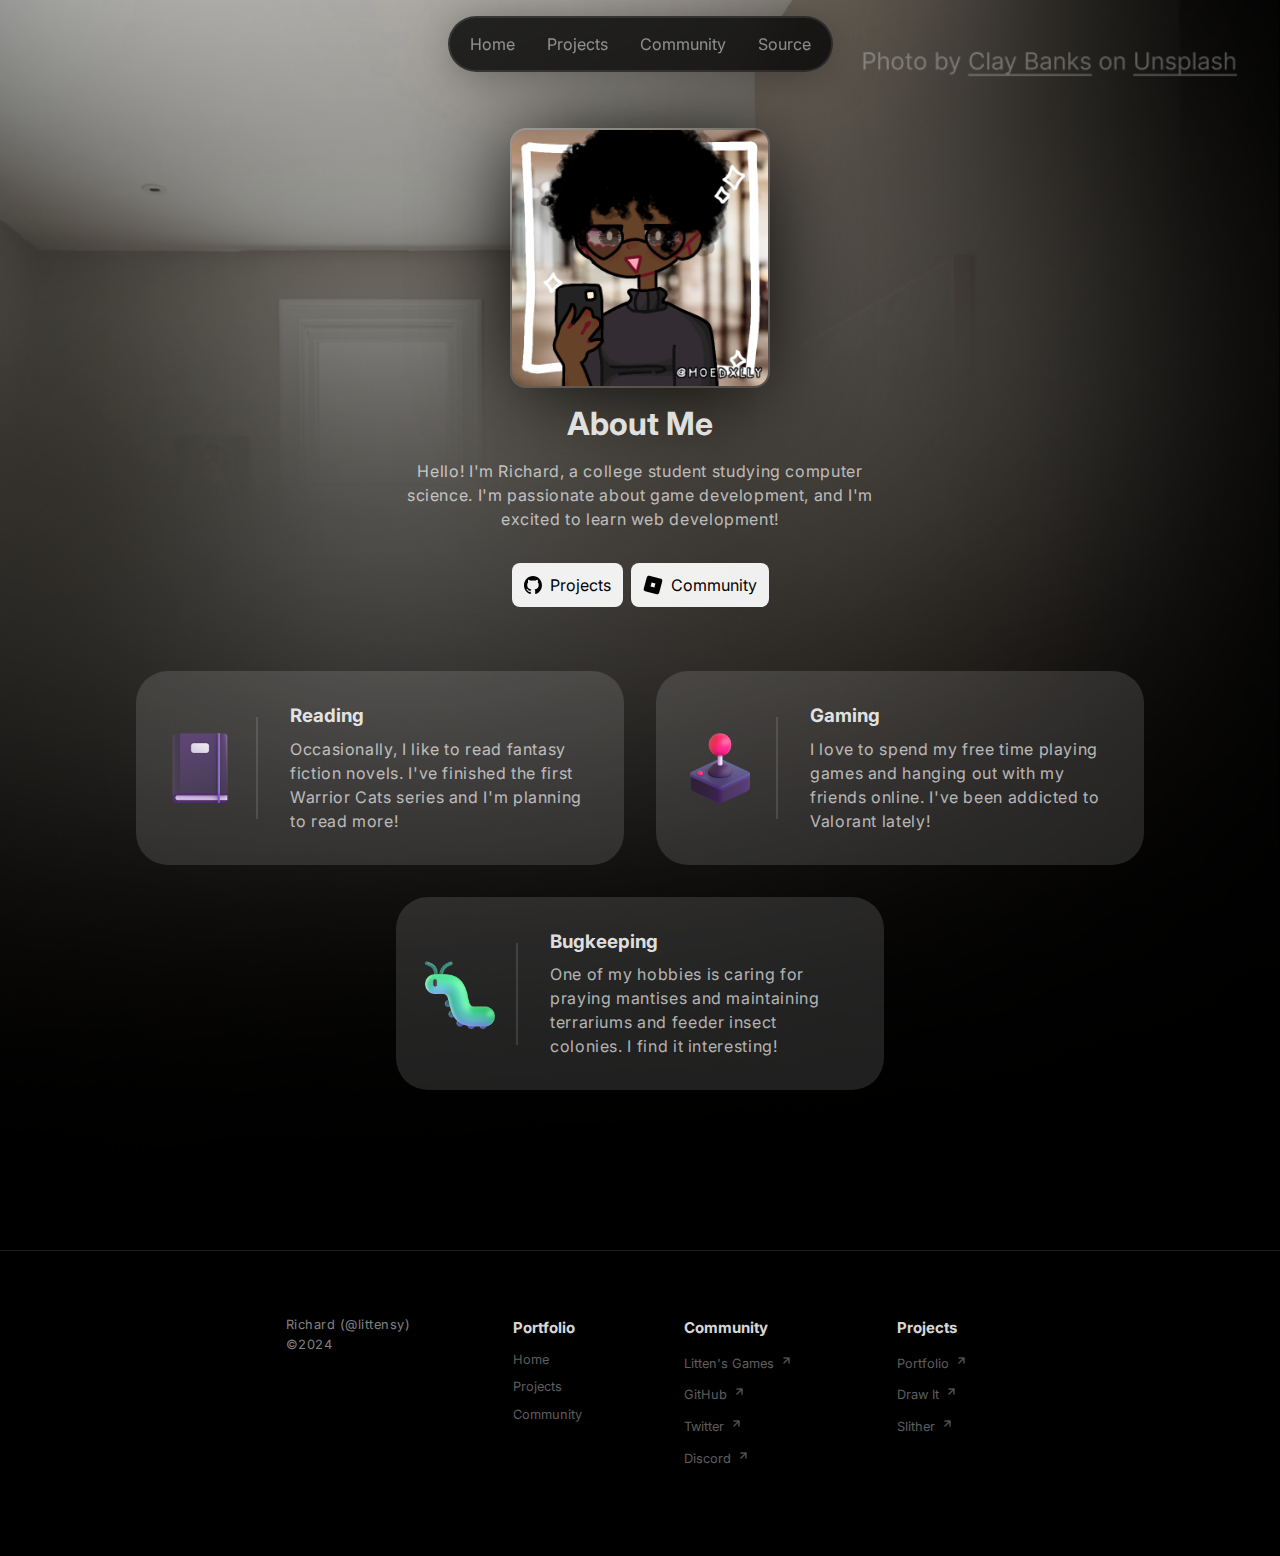
<file: index.html>
<!DOCTYPE html>
<html lang="en">

<head>
	<meta charset="UTF-8">
	<meta name="viewport" content="width=device-width, initial-scale=1.0">
	<title>Portfolio</title>
	<link href="https://fonts.googleapis.com/css?family=Inter" rel="stylesheet">
	<link rel="stylesheet" href="styles.css">
</head>

<body class="backdrop-personal">
	<nav>
		<div class="navbar blur">
			<a href="index.html">Home</a>
			<a href="projects.html">Projects</a>
			<a href="community.html">Community</a>
			<a href="https://github.com/littensy/web-dev-final" target="_blank">Source</a>
		</div>
	</nav>
	<main>
		<div class="about-me">
			<img src="assets/me.png" alt="Me" />
			<h1>About Me</h1>
			<p>
				Hello! I'm Richard, a college student studying computer science. I'm
				passionate about game development, and I'm excited to learn web development!
			</p>
			<div>
				<a class="button-primary" href="projects.html">
					<img src="assets/github-dark.svg" alt="GitHub Logo" />
					Projects
				</a>
				<a class="button-primary" href="community.html">
					<img src="assets/roblox.svg" alt="Roblox Logo" />
					Community
				</a>
			</div>
		</div>
		<div class="about-cards">
			<div class="about-card">
				<img src="assets/book.png" alt="Book" />
				<div class="divider"></div>
				<div class="right">
					<h3>Reading</h3>
					<p>
						Occasionally, I like to read fantasy fiction novels. I've finished the
						first Warrior Cats series and I'm planning to read more!
					</p>
				</div>
			</div>
			<div class="about-card">
				<img src="assets/joystick.png" alt="Joystick" />
				<div class="divider"></div>
				<div class="right">
					<h3>Gaming</h3>
					<p>
						I love to spend my free time playing games and hanging out with my friends
						online. I've been addicted to Valorant lately!
					</p>
				</div>
			</div>
			<div class="about-card">
				<img src="assets/bug.png" alt="Caterpillar" />
				<div class="divider"></div>
				<div class="right">
					<h3>Bugkeeping</h3>
					<p>
						One of my hobbies is caring for praying mantises and maintaining terrariums
						and feeder insect colonies. I find it interesting!
					</p>
				</div>
			</div>
		</div>
	</main>
	<footer>
		<p>Richard (@littensy)<br>©2024</p>
		<li>
			<h3>Portfolio</h3>
			<ul><a href="index.html">Home</a></ul>
			<ul><a href="projects.html">Projects</a></ul>
			<ul><a href="community.html">Community</a></ul>
		</li>
		<li>
			<h3>Community</h3>
			<ul>
				<a href="https://www.roblox.com/groups/4918739" target="_blank">Litten's Games</a>
				<img src="assets/popout.svg" alt="Popout Icon" />
			</ul>
			<ul>
				<a href="https://github.com/littensy" target="_blank">GitHub</a>
				<img src="assets/popout.svg" alt="Popout Icon" />
			</ul>
			<ul>
				<a href="https://twitter.com/littensy" target="_blank">Twitter</a>
				<img src="assets/popout.svg" alt="Popout Icon" />
			</ul>
			<ul>
				<a href="https://discord.gg/tyjBaP44sK" target="_blank">Discord</a>
				<img src="assets/popout.svg" alt="Popout Icon" />
			</ul>
		</li>
		<li>
			<h3>Projects</h3>
			<ul>
				<a href="https://github.com/littensy/web-dev-final" target="_blank">Portfolio</a>
				<img src="assets/popout.svg" alt="Popout Icon" />
			</ul>
			<ul>
				<a href="https://www.roblox.com/games/3173458677" target="_blank">Draw It</a>
				<img src="assets/popout.svg" alt="Popout Icon" />
			</ul>
			<ul>
				<a href="https://www.roblox.com/games/14162747150" target="_blank">Slither</a>
				<img src="assets/popout.svg" alt="Popout Icon" />
			</ul>
		</li>
	</footer>
</body>

</html>
</file>
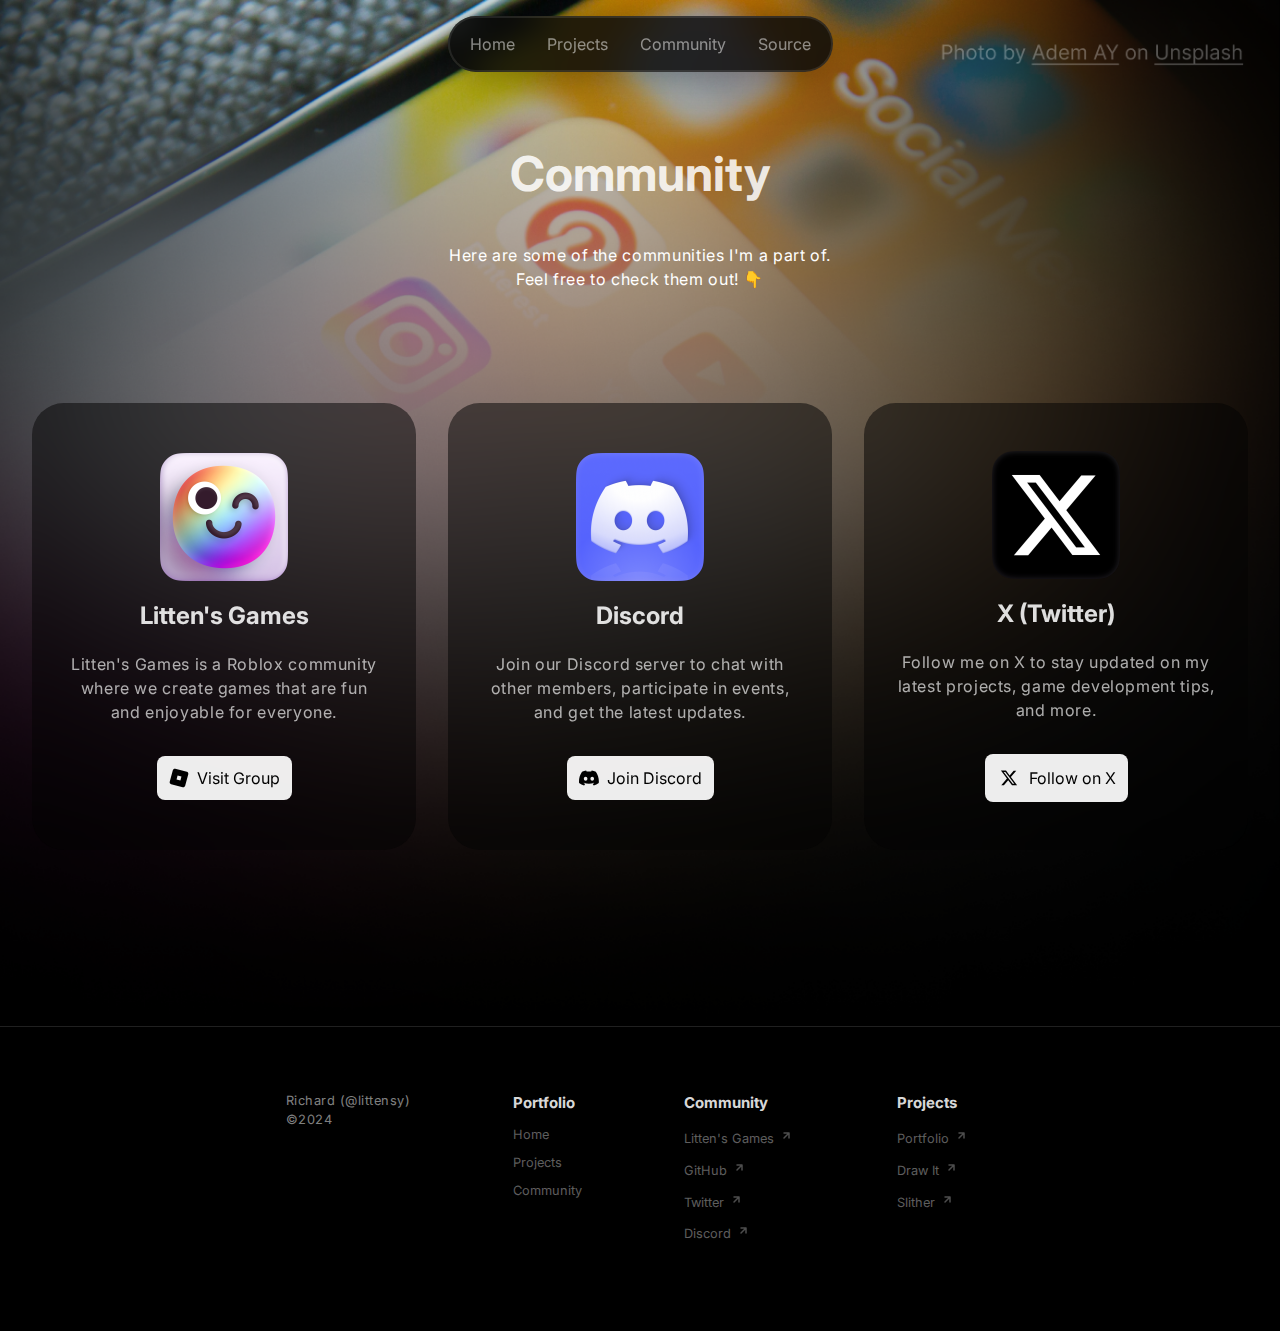
<file: community.html>
<!DOCTYPE html>
<html lang="en">

<head>
	<meta charset="UTF-8">
	<meta name="viewport" content="width=device-width, initial-scale=1.0">
	<title>Portfolio · Community</title>
	<link href="https://fonts.googleapis.com/css?family=Inter" rel="stylesheet">
	<link rel="stylesheet" href="styles.css">
</head>

<body class="backdrop-community">
	<nav>
		<div class="navbar blur">
			<a href="index.html">Home</a>
			<a href="projects.html">Projects</a>
			<a href="community.html">Community</a>
			<a href="https://github.com/littensy/web-dev-final" target="_blank">Source</a>
		</div>
	</nav>
	<main>
		<h1 class="community-header">Community</h1>
		<p class="community-caption">
			Here are some of the communities I'm a part of.<br />
			Feel free to check them out! 👇
		</p>
		<div class="community-cards">
			<div class="community-card blur">
				<img src="assets/littens-games-app.png" alt="Litten's Games Logo" width="128" />
				<h2>Litten's Games</h2>
				<p>
					Litten's Games is a Roblox community where we create games that are fun
					and enjoyable for everyone.
				</p>
				<a class="button-primary" href="https://www.roblox.com/groups/4918739" target="_blank">
					<img src="assets/roblox.svg" alt="Roblox Logo" />
					Visit Group
				</a>
			</div>
			<div class="community-card blur">
				<img src="assets/discord-app.png" alt="Discord Logo" width="128" />
				<h2>Discord</h2>
				<p>
					Join our Discord server to chat with other members, participate in
					events, and get the latest updates.
				</p>
				<a class="button-primary" href="https://discord.gg/tyjBaP44sK" target="_blank">
					<img src="assets/discord-mark-black.svg" alt="Discord Logo" width="20" />
					Join Discord
				</a>
			</div>
			<div class="community-card blur">
				<img src="assets/twitter-app.png" alt="Twitter Logo" width="128" />
				<h2>X (Twitter)</h2>
				<p>
					Follow me on X to stay updated on my latest projects, game
					development tips, and more.
				</p>
				<a class="button-primary" href="https://twitter.com/littensy" target="_blank">
					<img src="assets/twitter-mark-black.svg" alt="Twitter Logo" />
					Follow on X
				</a>
			</div>
		</div>
	</main>
	<footer>
		<p>Richard (@littensy)<br>©2024</p>
		<li>
			<h3>Portfolio</h3>
			<ul><a href="index.html">Home</a></ul>
			<ul><a href="projects.html">Projects</a></ul>
			<ul><a href="community.html">Community</a></ul>
		</li>
		<li>
			<h3>Community</h3>
			<ul>
				<a href="https://www.roblox.com/groups/4918739" target="_blank">Litten's Games</a>
				<img src="assets/popout.svg" alt="Popout Icon" />
			</ul>
			<ul>
				<a href="https://github.com/littensy" target="_blank">GitHub</a>
				<img src="assets/popout.svg" alt="Popout Icon" />
			</ul>
			<ul>
				<a href="https://twitter.com/littensy" target="_blank">Twitter</a>
				<img src="assets/popout.svg" alt="Popout Icon" />
			</ul>
			<ul>
				<a href="https://discord.gg/tyjBaP44sK" target="_blank">Discord</a>
				<img src="assets/popout.svg" alt="Popout Icon" />
			</ul>
		</li>
		<li>
			<h3>Projects</h3>
			<ul>
				<a href="https://github.com/littensy/web-dev-final" target="_blank">Portfolio</a>
				<img src="assets/popout.svg" alt="Popout Icon" />
			</ul>
			<ul>
				<a href="https://www.roblox.com/games/3173458677" target="_blank">Draw It</a>
				<img src="assets/popout.svg" alt="Popout Icon" />
			</ul>
			<ul>
				<a href="https://www.roblox.com/games/14162747150" target="_blank">Slither</a>
				<img src="assets/popout.svg" alt="Popout Icon" />
			</ul>
		</li>
	</footer>
</body>

</html>
</file>
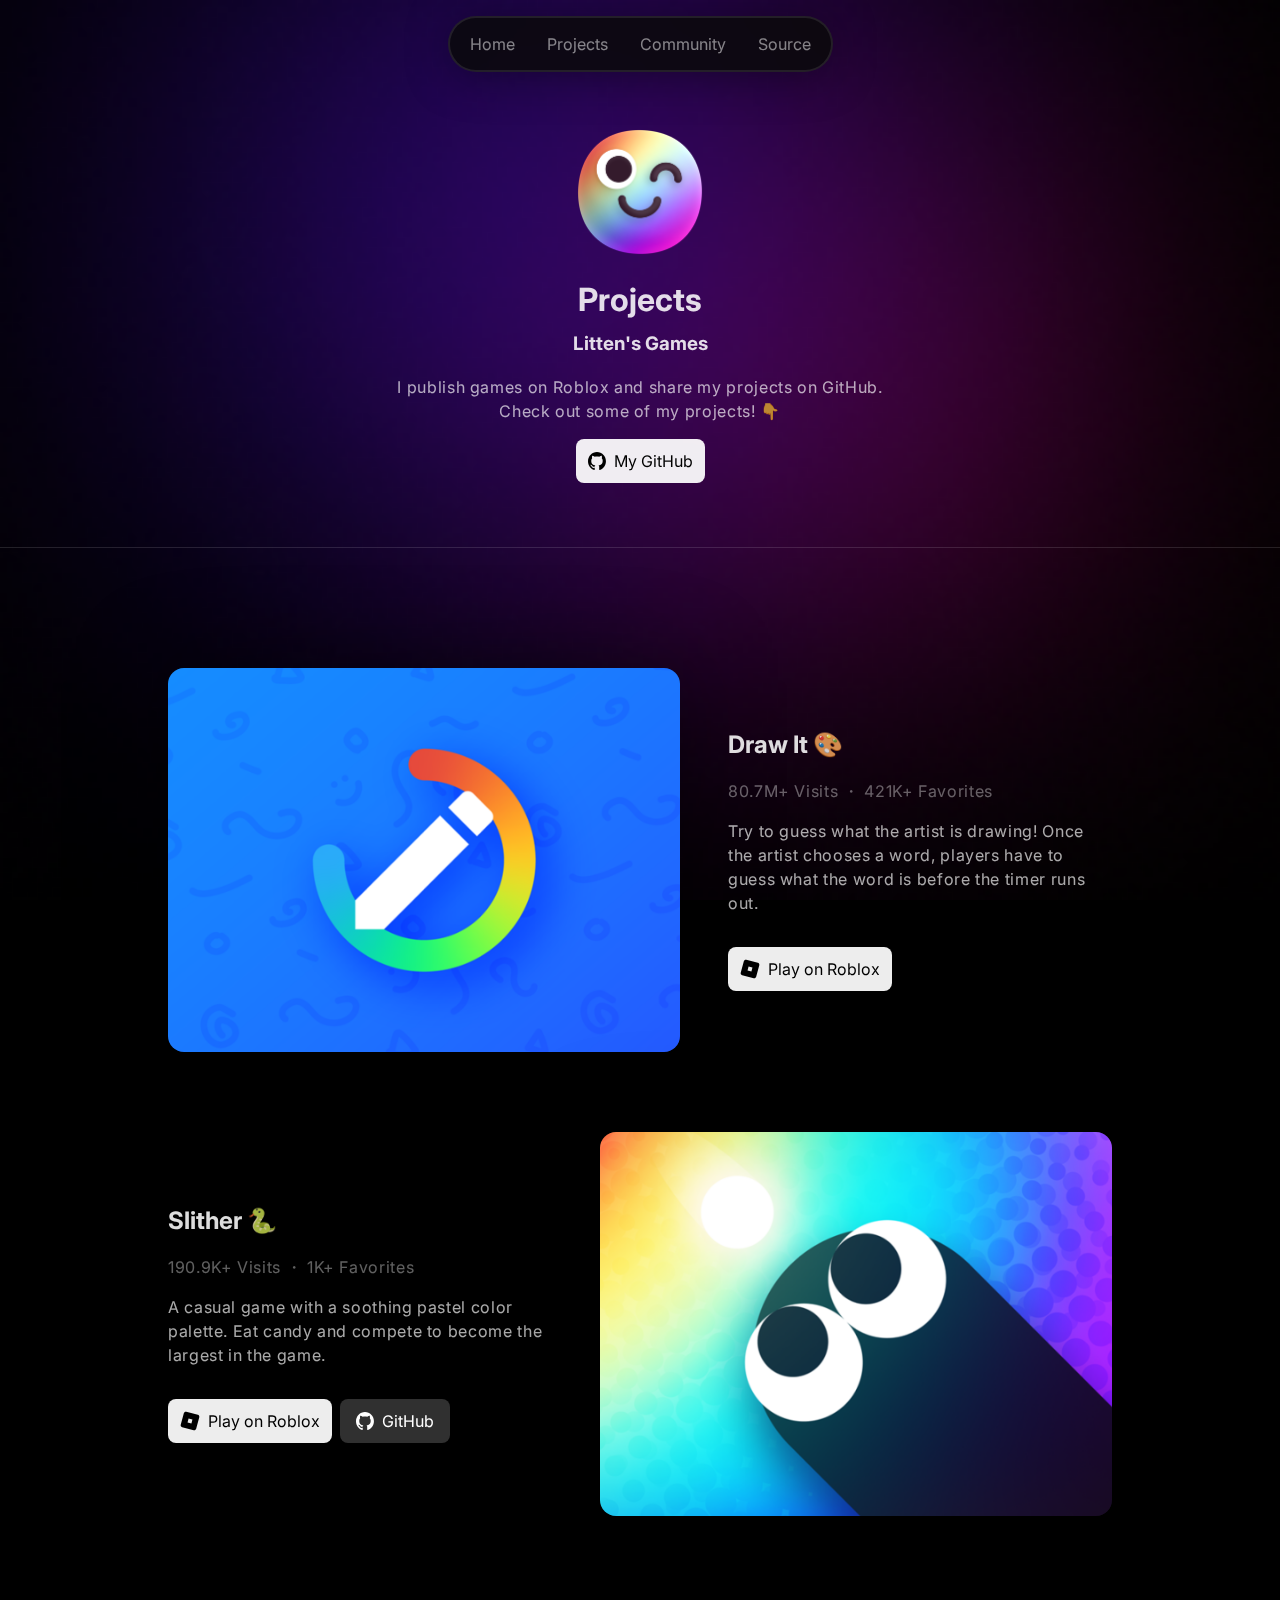
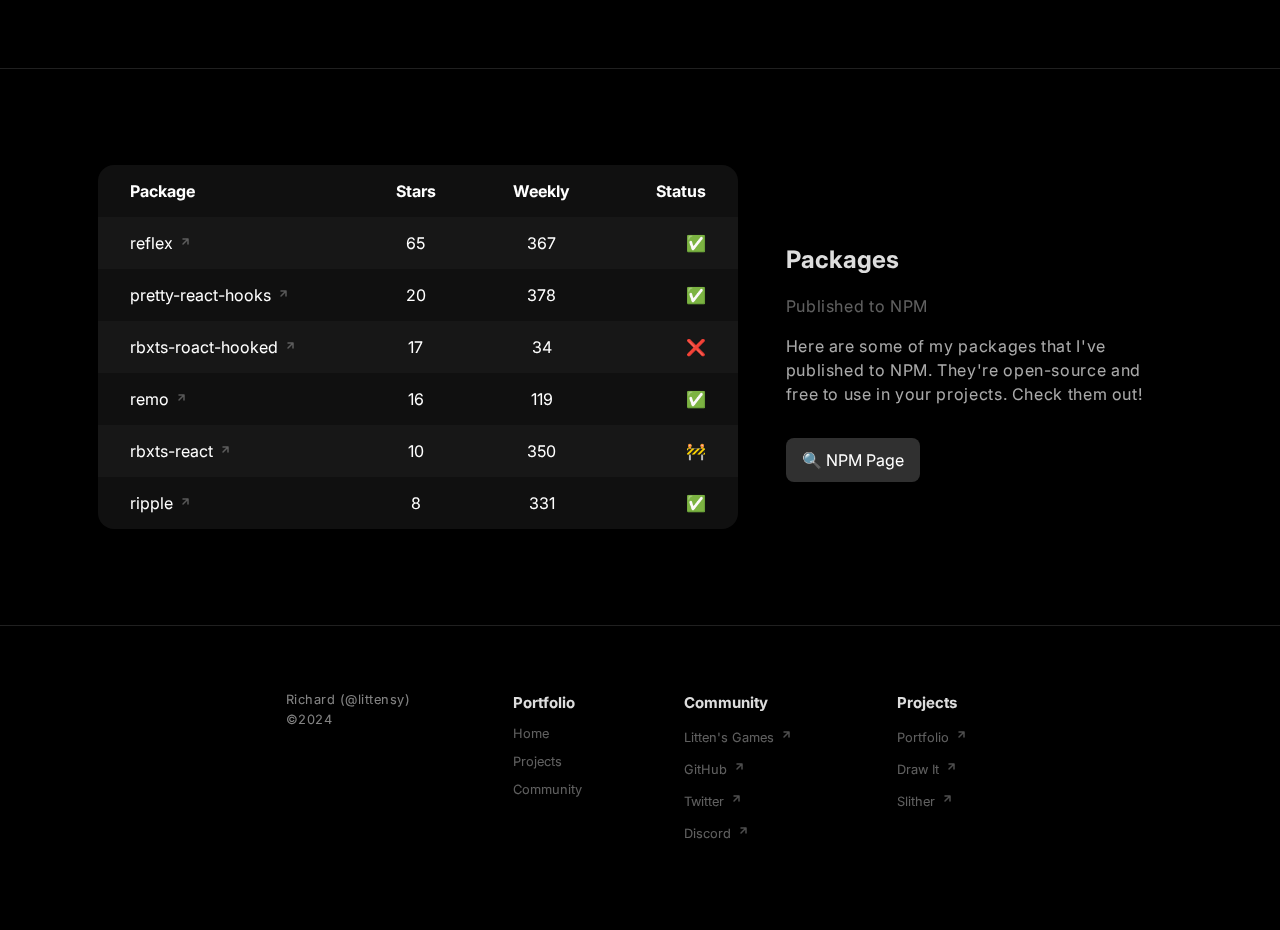
<file: projects.html>
<!DOCTYPE html>
<html lang="en">

<head>
	<meta charset="UTF-8">
	<meta name="viewport" content="width=device-width, initial-scale=1.0">
	<title>Portfolio · Projects</title>
	<link href="https://fonts.googleapis.com/css?family=Inter" rel="stylesheet">
	<link rel="stylesheet" href="styles.css">
</head>

<body>
	<div class="backdrop-projects"></div>
	<nav>
		<div class="navbar blur">
			<a href="index.html">Home</a>
			<a href="projects.html">Projects</a>
			<a href="community.html">Community</a>
			<a href="https://github.com/littensy/web-dev-final" target="_blank">Source</a>
		</div>
	</nav>
	<main>
		<div class="hero">
			<img src="assets/littens-games.png" alt="Litten's Games Logo" />
			<h1>Projects</h1>
			<h3>Litten's Games</h3>
			<p>
				I publish games on Roblox and share my projects on GitHub.<br>
				Check out some of my projects! 👇
			</p>
			<a class="button-primary" href="https://github.com/littensy" target="_blank">
				<img src="assets/github-dark.svg" alt="GitHub Logo" />
				My GitHub
			</a>
		</div>
		<div class="page-divider"></div>
		<div class="games">
			<div class="game-container">
				<img class="game-thumbnail" src="assets/cover-draw.png" alt="Draw It! Cover" />
				<div class="game-info">
					<h2>Draw It 🎨</h2>
					<p class="game-stats">80.7M+ Visits ・ 421K+ Favorites</p>
					<p>
						Try to guess what the artist is drawing! Once the artist chooses a word,
						players have to guess what the word is before the timer runs out.
					</p>
					<div>
						<a class="button-primary" href="https://www.roblox.com/games/3173458677" target="_blank">
							<img src="assets/roblox.svg" alt="Roblox Logo" />
							Play on Roblox
						</a>
					</div>
				</div>
			</div>
			<div class="game-container">
				<div class="game-info">
					<h2>Slither 🐍</h2>
					<p class="game-stats">190.9K+ Visits ・ 1K+ Favorites</p>
					<p>
						A casual game with a soothing pastel color palette. Eat candy and compete
						to become the largest in the game.
					</p>
					<div>
						<a class="button-primary" href="https://www.roblox.com/games/14162747150" target="_blank">
							<img src="assets/roblox.svg" alt="Roblox Logo" />
							Play on Roblox
						</a>
						<a class="button-secondary" href="https://github.com/littensy/slither" target="_blank">
							<img src="assets/github.svg" alt="GitHub Logo" />
							GitHub
						</a>
					</div>
				</div>
				<img class="game-thumbnail" src="assets/cover-slither.png" alt="Slither Cover" />
			</div>
		</div>
		<div class="page-divider"></div>
		<div class="packages">
			<table>
				<tr>
					<th>Package</th>
					<th>Stars</th>
					<th>Weekly</th>
					<th>Status</th>
				</tr>
				<tr>
					<td>
						<a href="https://github.com/littensy/reflex" target="_blank">reflex</a>
						<img src="assets/popout.svg" alt="Popout Icon" />
					</td>
					<td>65</td>
					<td>367</td>
					<td>✅</td>
				</tr>
				<tr>
					<td>
						<a href="https://github.com/littensy/pretty-react-hooks" target="_blank">pretty-react-hooks</a>
						<img src="assets/popout.svg" alt="Popout Icon" />
					</td>
					<td>20</td>
					<td>378</td>
					<td>✅</td>
				</tr>
				<tr>
					<td>
						<a href="https://github.com/littensy/rbxts-roact-hooked" target="_blank">rbxts-roact-hooked</a>
						<img src="assets/popout.svg" alt="Popout Icon" />
					</td>
					<td>17</td>
					<td>34</td>
					<td>❌</td>
				</tr>
				<tr>
					<td>
						<a href="https://github.com/littensy/remo" target="_blank">remo</a>
						<img src="assets/popout.svg" alt="Popout Icon" />
					</td>
					<td>16</td>
					<td>119</td>
					<td>✅</td>
				</tr>
				<tr>
					<td>
						<a href="https://github.com/littensy/rbxts-react" target="_blank">rbxts-react</a>
						<img src="assets/popout.svg" alt="Popout Icon" />
					</td>
					<td>10</td>
					<td>350</td>
					<td>🚧</td>
				</tr>
				<tr>
					<td>
						<a href="https://github.com/littensy/ripple" target="_blank">ripple</a>
						<img src="assets/popout.svg" alt="Popout Icon" />
					</td>
					<td>8</td>
					<td>331</td>
					<td>✅</td>
				</tr>
			</table>
			<div class="package-info">
				<h2>Packages</h2>
				<p class="game-stats">Published to NPM</p>
				<p>
					Here are some of my packages that I've published to NPM. They're open-source
					and free to use in your projects. Check them out!
				</p>
				<div>
					<a class="button-secondary" href="https://www.npmjs.com/~littensy" target="_blank">
						🔍 NPM Page
					</a>
				</div>
			</div>
		</div>
	</main>
	<footer>
		<p>Richard (@littensy)<br>©2024</p>
		<li>
			<h3>Portfolio</h3>
			<ul><a href="index.html">Home</a></ul>
			<ul><a href="projects.html">Projects</a></ul>
			<ul><a href="community.html">Community</a></ul>
		</li>
		<li>
			<h3>Community</h3>
			<ul>
				<a href="https://www.roblox.com/groups/4918739" target="_blank">Litten's Games</a>
				<img src="assets/popout.svg" alt="Popout Icon" />
			</ul>
			<ul>
				<a href="https://github.com/littensy" target="_blank">GitHub</a>
				<img src="assets/popout.svg" alt="Popout Icon" />
			</ul>
			<ul>
				<a href="https://twitter.com/littensy" target="_blank">Twitter</a>
				<img src="assets/popout.svg" alt="Popout Icon" />
			</ul>
			<ul>
				<a href="https://discord.gg/tyjBaP44sK" target="_blank">Discord</a>
				<img src="assets/popout.svg" alt="Popout Icon" />
			</ul>
		</li>
		<li>
			<h3>Projects</h3>
			<ul>
				<a href="https://github.com/littensy/web-dev-final" target="_blank">Portfolio</a>
				<img src="assets/popout.svg" alt="Popout Icon" />
			</ul>
			<ul>
				<a href="https://www.roblox.com/games/3173458677" target="_blank">Draw It</a>
				<img src="assets/popout.svg" alt="Popout Icon" />
			</ul>
			<ul>
				<a href="https://www.roblox.com/games/14162747150" target="_blank">Slither</a>
				<img src="assets/popout.svg" alt="Popout Icon" />
			</ul>
		</li>
	</footer>
</body>

</html>
</file>
<file: styles.css>
body {
	font-family: Inter, sans-serif;
	color: #ffffff;
	background-color: #000000;
	margin: 0;
}

a {
	color: #ffffff;
	text-decoration: none;
}

p {
	color: #ffffffaa;
	letter-spacing: 0.04em;
	line-height: 1.5;
}

h1,
h2,
h3 {
	color: #ffffffdd;
}

.blur {
	-webkit-backdrop-filter: blur(1em);
	backdrop-filter: blur(1em);
}

nav {
	display: flex;
	justify-content: center;
	position: fixed;
	width: 100%;
	height: 3.5em;
	margin-top: 1em;
	z-index: 1;
}

.navbar {
	background-color: #090909d8;
	border: 2px solid #ffffff18;
	border-radius: 3.5em;
	box-shadow: 0 0.25em 3em -0.5em #00000080;
	display: flex;
	width: fit-content;
	padding: 0.25em;

	a {
		align-content: center;
		color: #ffffff80;
		background-color: #ffffff00;
		border-radius: 1.5em;
		padding: 0.75em 1em;
		transition: background-color 0.3s, color 0.3s;

		&:hover {
			background-color: #ffffff0a;
			color: #ffffff;
		}
	}
}

.page-divider {
	border-top: 1px solid #ffffff20;
	margin: 2em 0;
}

footer {
	display: flex;
	flex-wrap: wrap;
	justify-content: center;
	gap: 4em 8em;
	padding: 4em 4em 6em 2em;
	border-top: 1px solid #ffffff20;
	background-color: #00000030;
	font-size: 0.8em;

	p {
		color: #ffffff84;
	}

	a {
		color: #ffffff60;
		transition: color 0.3s;
		align-items: center;

		&:hover {
			color: #ffffff;
		}
	}

	li {
		list-style: none;

		ul {
			padding-left: 0;
			margin-top: 0;
		}
	}
}

/* Components */

.button-primary {
	display: flex;
	flex-direction: row;
	align-items: center;
	gap: 0.5em;
	color: #000000;
	background-color: #ffffffed;
	border-radius: 0.5em;
	padding: 0.75em 0.75em;
	transition: background-color 0.3s;

	&:hover {
		background-color: #ffffff;
	}
}

.button-secondary {
	display: flex;
	flex-direction: row;
	align-items: center;
	gap: 0.5em;
	color: #ffffff;
	background-color: #ffffff30;
	border-radius: 0.5em;
	padding: 0.75em 1em;
	transition: background-color 0.3s;

	&:hover {
		background-color: #ffffff40;
	}
}

/* Homepage */

.backdrop-personal {
	background-image: url("assets/backdrop-personal.png");
	background-size: cover;
	background-position: top right;
	background-repeat: no-repeat;
}

.about-me {
	display: flex;
	flex-direction: column;
	justify-content: center;
	align-items: center;
	padding: 8em 4em 2em 4em;
	margin: 0 auto;
	max-width: 32em;
	text-align: center;

	> img {
		width: 16em;
		border: 2px solid #ffffff10;
		border-radius: 1em;
		box-shadow: 0 0.25em 6em -0.5em #000000;
	}

	div {
		display: flex;
		gap: 0.5em;
	}

	h1 {
		margin: 0.5em 0 0 0;
	}

	.button-primary {
		margin-top: 1em;
	}
}

.about-cards {
	display: flex;
	justify-content: center;
	flex-wrap: wrap;
	gap: 2em;
	padding: 2em 2em 10em 2em;
	margin: 0 auto;
	max-width: 80em;
}

.about-card {
	display: flex;
	flex-direction: row;
	align-items: center;
	background-color: #ffffff20;
	border-radius: 2em;
	width: 27em;
	padding: 1.5em 2em 1.5em 1.5em;
	transition: background-color 0.3s;

	> img {
		width: 5em;
	}

	.divider {
		border-left: 2px solid #ffffff20;
		height: 70%;
		margin: 0 1em;
	}

	.right {
		margin-left: 1em;

		h3 {
			margin: 0.5em 0;
		}

		p {
			margin: 0.5em 0;
		}
	}

	&:hover {
		background-color: #ffffff30;
	}
}

/* Projects */

.backdrop-projects {
	background-image: url("assets/backdrop-projects.png");
	background-size: cover;
	background-position: center;
	position: fixed;
	top: 0;
	left: 0;
	width: 100%;
	height: 100%;
	z-index: -1;
}

.hero {
	display: flex;
	flex-direction: column;
	justify-content: center;
	align-items: center;
	padding: 8em 4em 2em 4em;
	margin: 0 auto;
	max-width: 40em;
	text-align: center;

	h1,
	h3 {
		margin: 0.25em 0;
	}

	> img {
		width: 8em;
		margin-bottom: 1em;
	}
}

.games {
	padding: 4em 0;
	margin: 0 auto;
	max-width: 80em;
}

.game-container {
	display: flex;
	flex-wrap: wrap;
	justify-content: center;
	padding-bottom: 2em;
	border-radius: 1em;
}

.game-thumbnail {
	object-fit: cover;
	background-color: #101010aa;
	border-radius: 1em;
	box-shadow: 0 0.25em 6em -0.5em #00000080;
	width: 40%;
	min-width: 25em;
	aspect-ratio: 4 / 3;
	margin: 1.5em 1.5em;
}

.game-stats {
	color: #ffffff60;
}

.game-info {
	margin: auto 1.5em;
	width: 30%;
	min-width: 20em;

	h2 {
		margin-top: 0em;
	}

	> div {
		display: flex;
		gap: 0.5em;
		margin-top: 2em;
	}
}

.packages {
	display: flex;
	justify-content: center;
	flex-wrap: wrap;
	gap: 1em;
	padding: 4em 2em 4em 2em;

	> table {
		background-color: #ffffff10;
		border-radius: 1em;
		width: 100%;
		max-width: 40em;
		min-width: 5em;
		border-collapse: collapse;
		margin-bottom: 2em;

		th,
		td {
			padding: 1em 2em;

			&:first-child {
				text-align: left;
			}

			&:last-child {
				text-align: right;
			}

			&:nth-child(2),
			&:nth-child(3) {
				text-align: center;
			}
		}

		tr:nth-child(even) {
			background-color: #ffffff08;
		}
	}
}

.package-info {
	margin: auto 2em;
	width: 30%;
	min-width: 20em;

	h2 {
		margin-top: 0em;
	}

	> div {
		display: flex;
		gap: 0.5em;
		margin-top: 2em;
	}
}

@media (max-width: 850px) {
	body {
		font-size: 0.8em;
	}

	.game-thumbnail,
	.game-info {
		width: 80%;
		min-width: 15em;
	}

	.game-container:nth-child(even) .game-thumbnail {
		order: -1;
	}
}

@media (max-width: 600px) {
	.packages {
		table {
			font-size: 0.7em;
		}
	}
}

/* Community */

.backdrop-community {
	background-image: url("assets/backdrop-community.png");
	background-size: cover;
	background-position: top right;
	background-repeat: no-repeat;
}

.community-header {
	font-size: 3em;
	text-align: center;
	padding-top: 3em;
	margin: 0 0 0.5em 0;
}

.community-caption {
	color: #ffffff;
	border-radius: 1em;
	text-align: center;
	margin: 0 auto;
	max-width: 28em;
	padding: 1em 0;
	margin-bottom: 3em;
}

.community-cards {
	display: flex;
	justify-content: center;
	flex-wrap: wrap;
	padding: 2em 0 10em 0;
	margin: 0 auto;
	max-width: 80em;
}

.community-card {
	display: flex;
	align-items: center;
	justify-content: center;
	flex-direction: column;
	background-color: #02020280;
	border-radius: 2em;
	margin: 1em;
	width: 20em;
	padding: 3em 2em;
	text-align: center;

	h2 {
		margin-bottom: 0.25em;
	}

	p {
		margin-bottom: 2em;
	}
}
</file>
